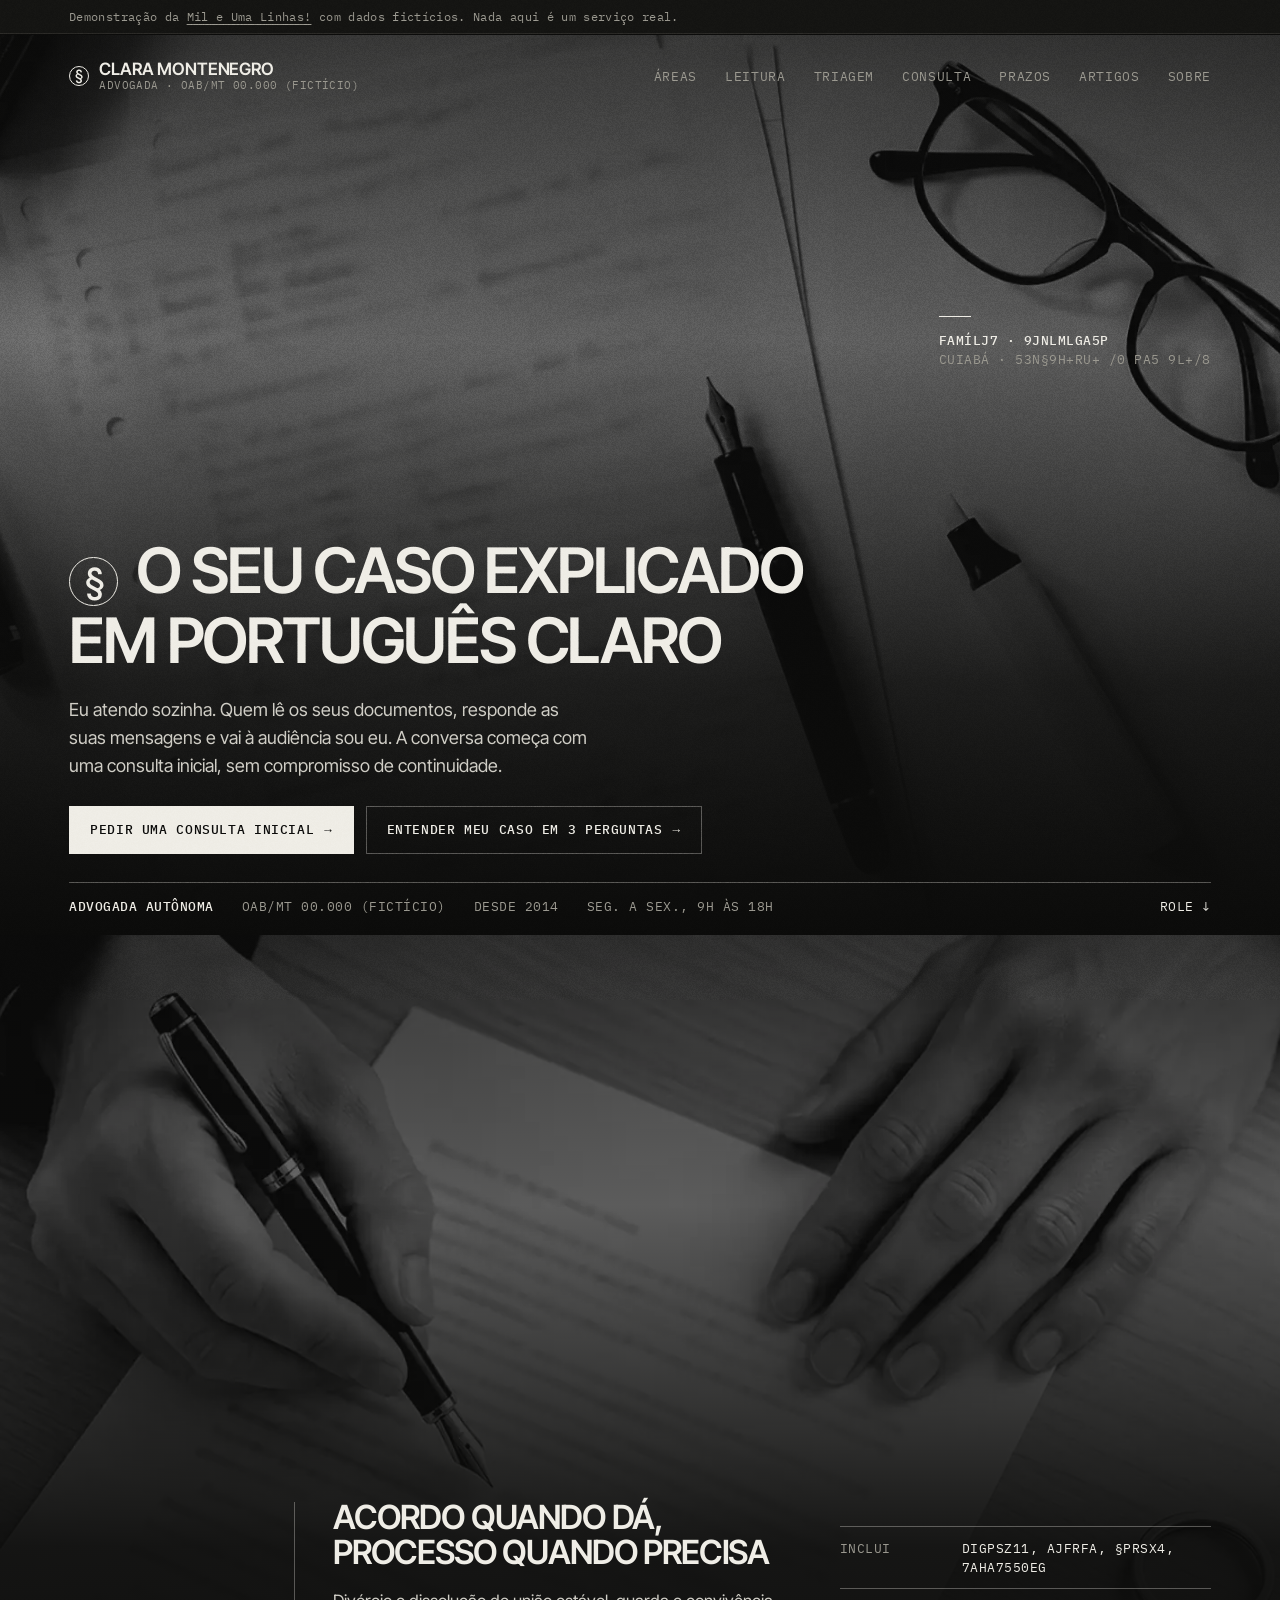
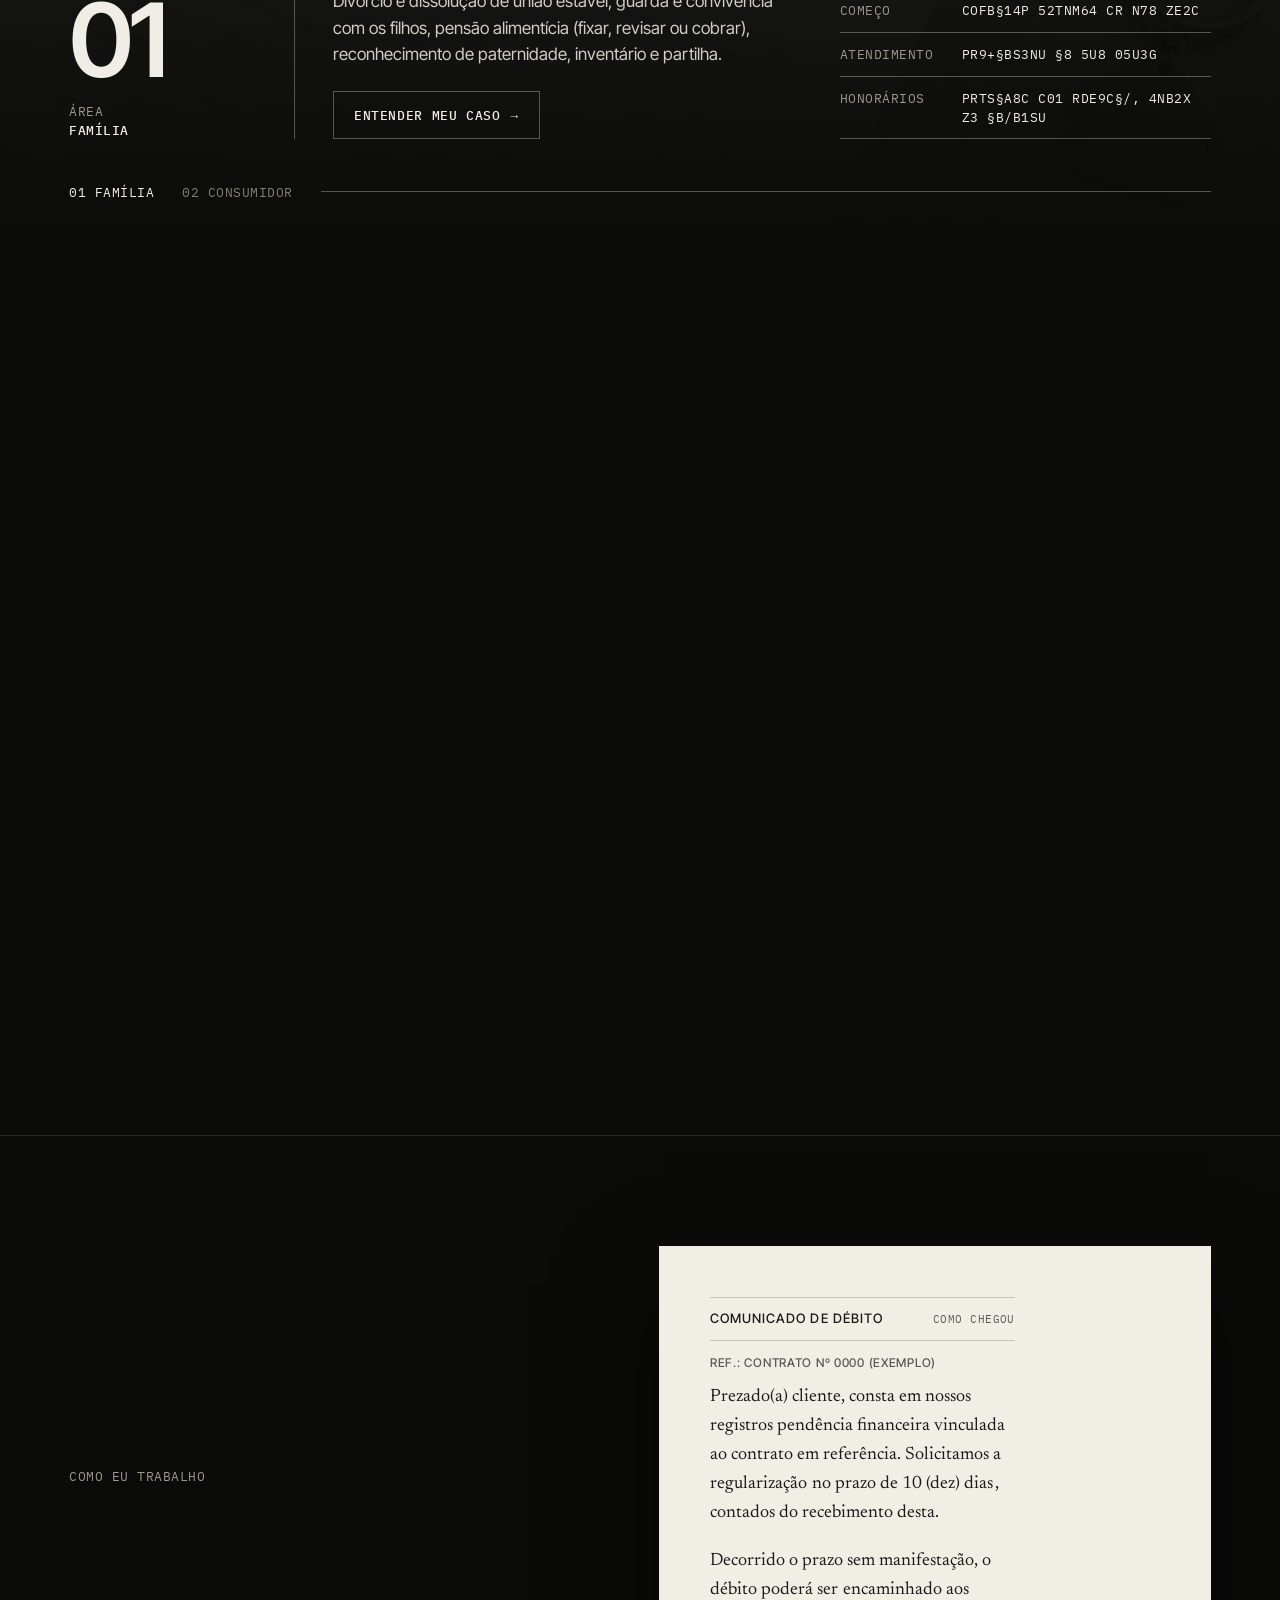
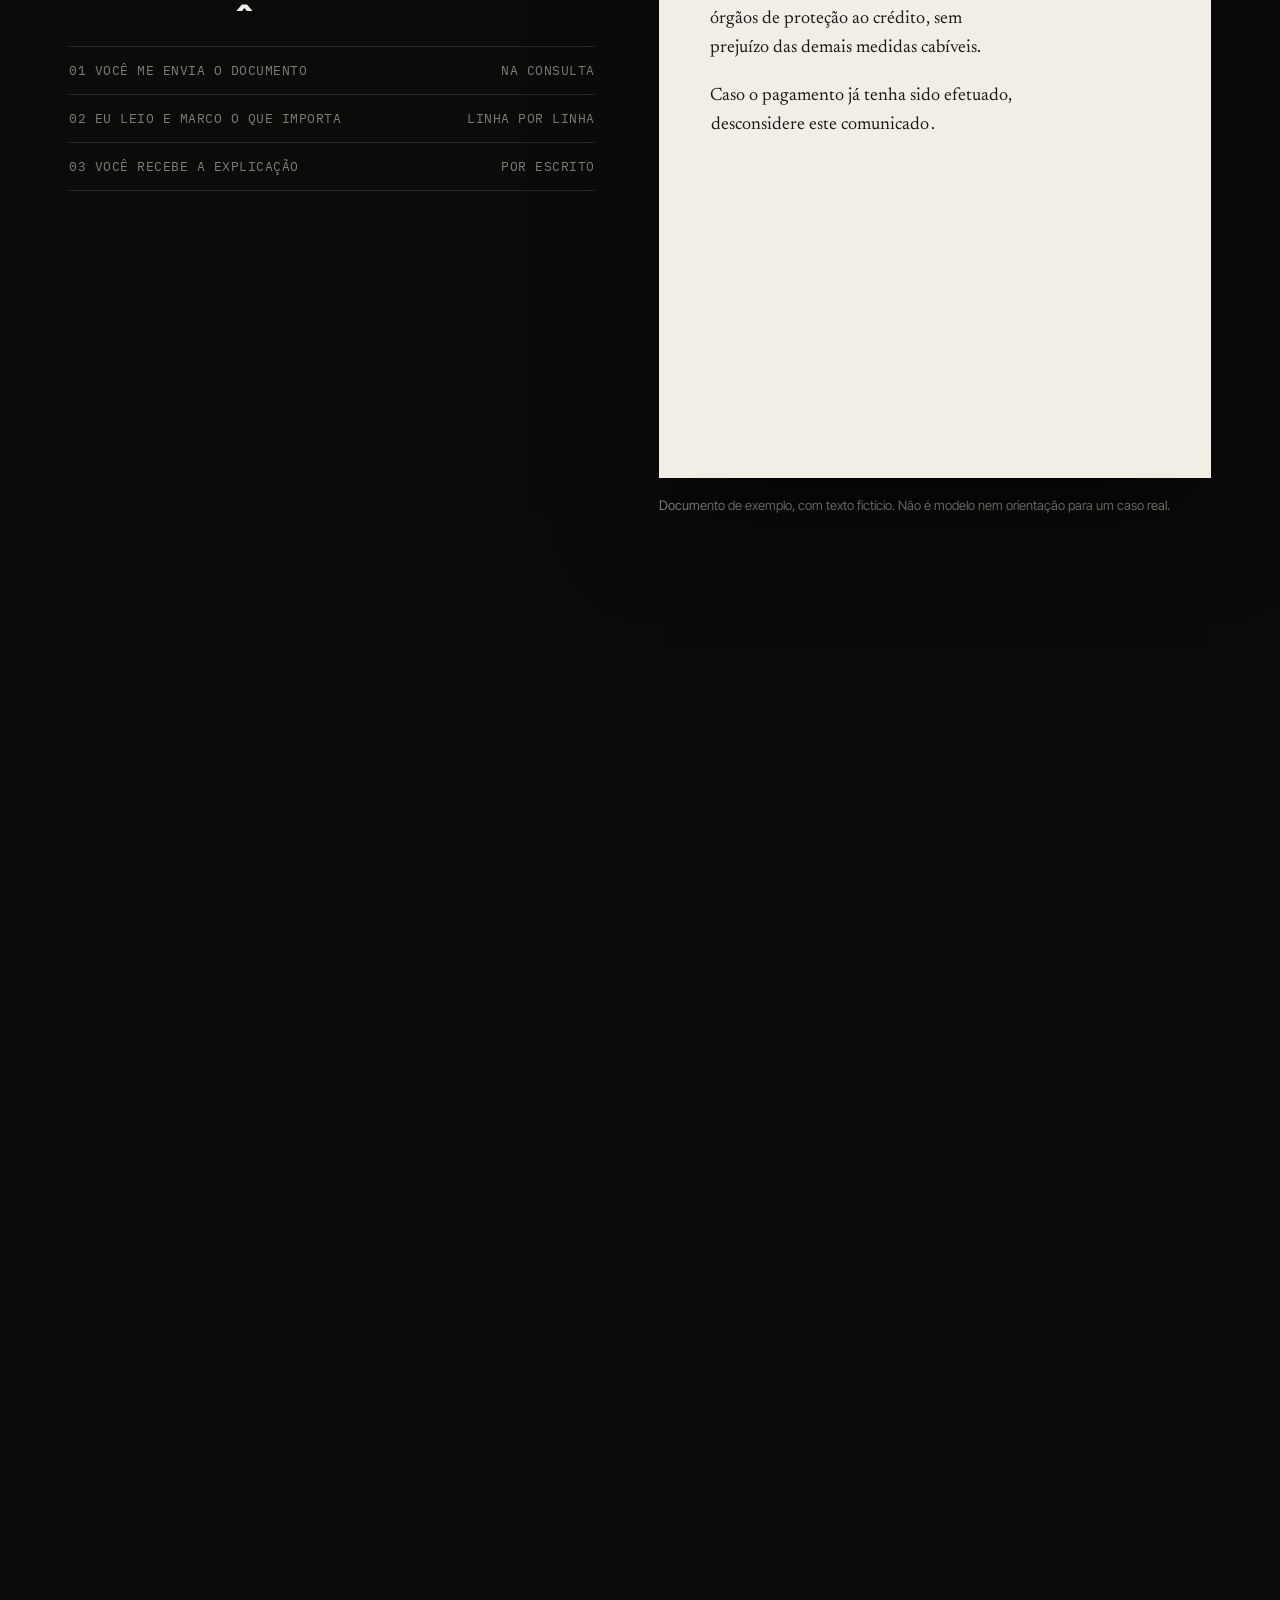
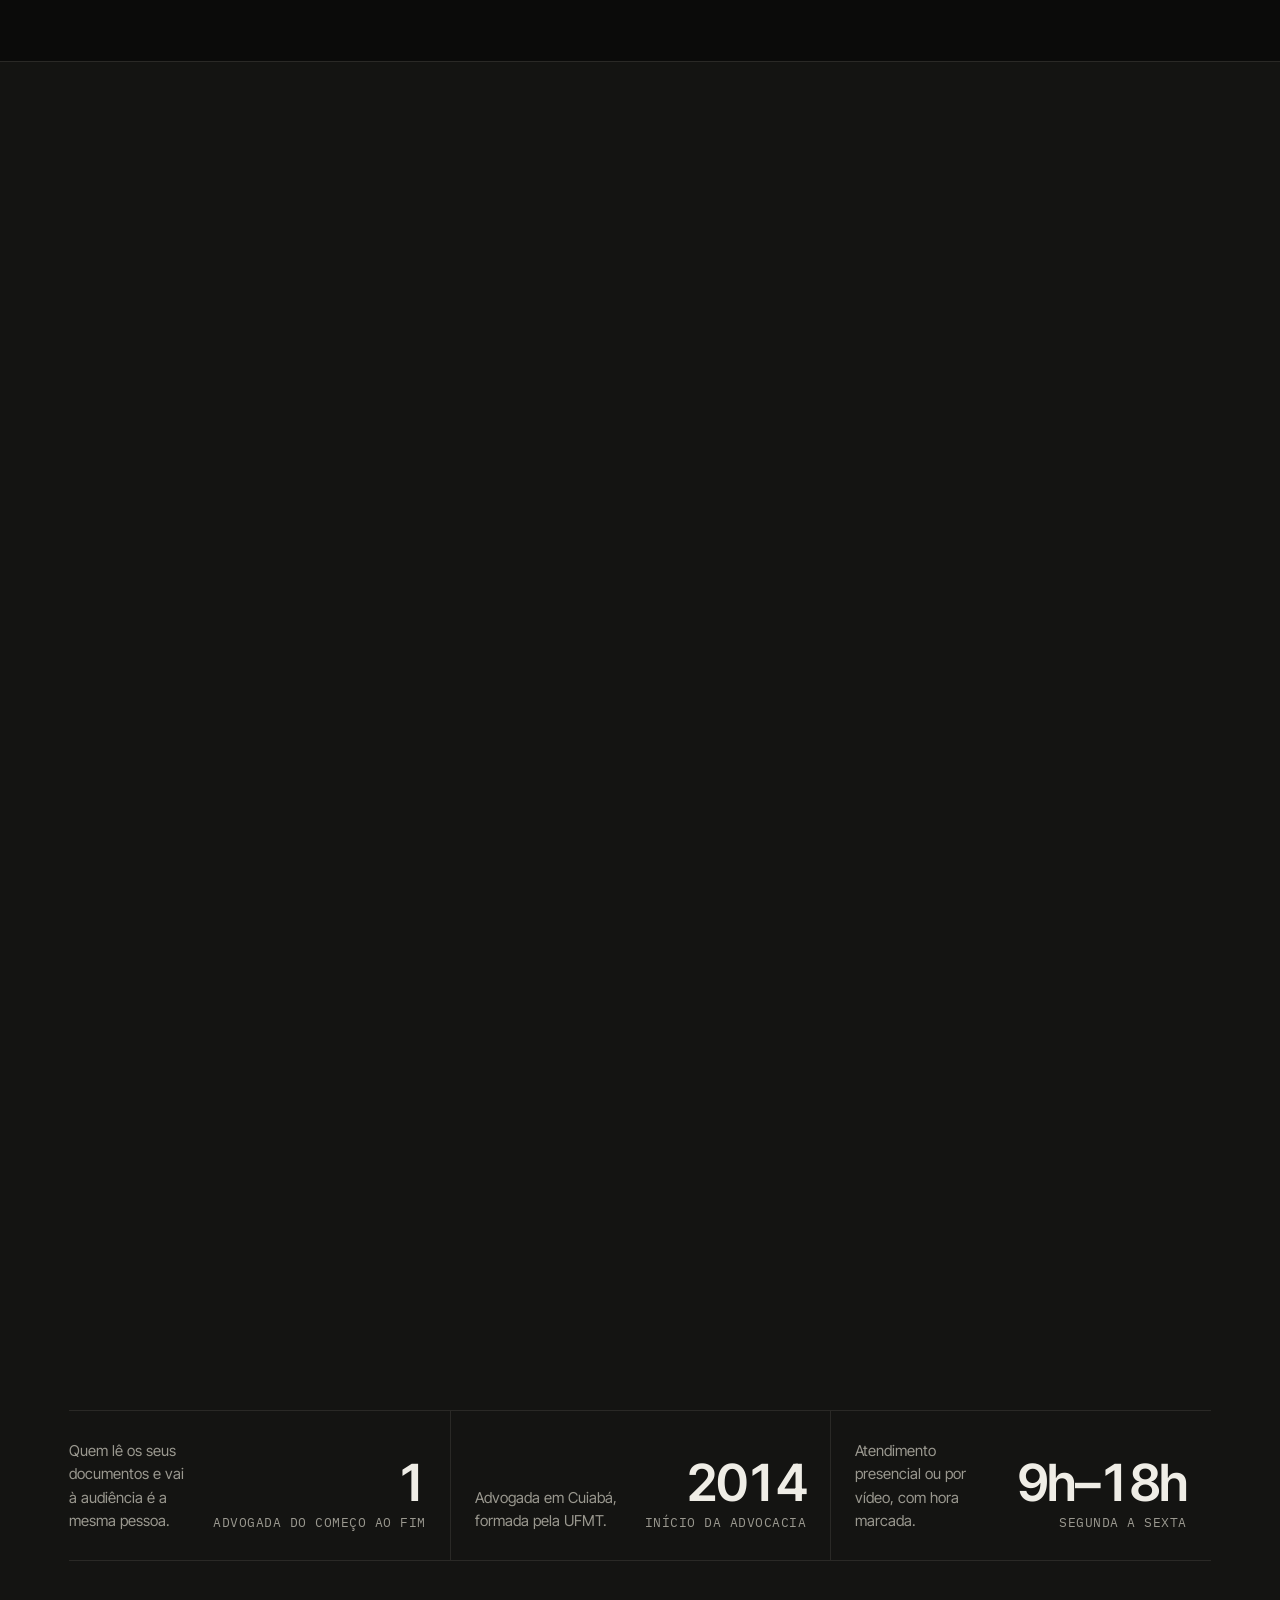
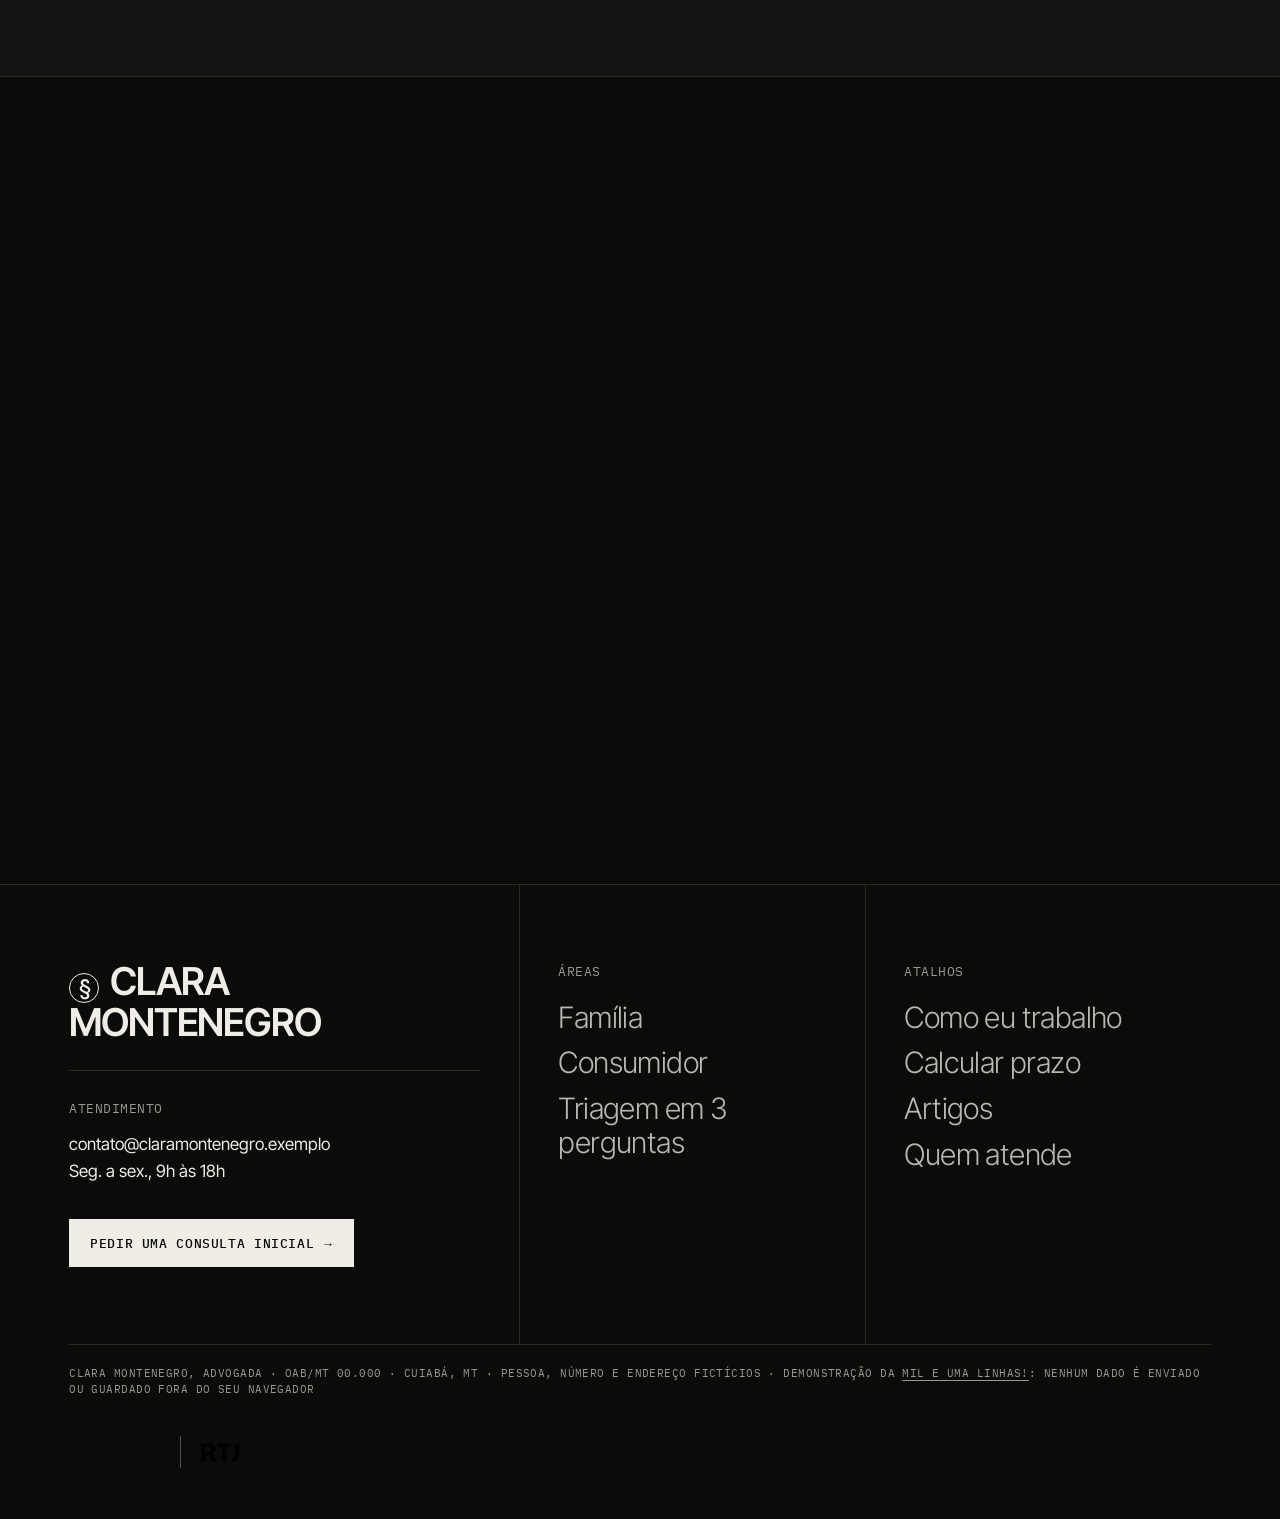
<file: index.html>
<!DOCTYPE html>
<html lang="pt-BR">
<head>
  <meta charset="utf-8">
  <meta name="viewport" content="width=device-width, initial-scale=1">
  <meta http-equiv="Content-Security-Policy" content="default-src 'self'; script-src 'self'; style-src 'self'; img-src 'self' data:; font-src 'self'; connect-src 'none'; object-src 'none'; base-uri 'self'; form-action 'self'">
  <title>Clara Montenegro, Advogada | Família e Consumidor em Cuiabá</title>
  <meta name="description" content="Advogada autônoma em Cuiabá: família e consumidor. Triagem em 3 perguntas, prazos em dias úteis e consulta inicial. Demonstração com dados fictícios.">
  <meta property="og:title" content="Clara Montenegro, Advogada | Família e Consumidor em Cuiabá">
  <meta property="og:description" content="Advogada autônoma em Cuiabá: família e consumidor. Triagem em 3 perguntas, prazos em dias úteis e consulta inicial. Demonstração com dados fictícios.">
  <meta property="og:image" content="https://toshiro01001.github.io/advogado/img/og.jpg">
  <meta property="og:image:width" content="1200">
  <meta property="og:image:height" content="630">
  <meta property="og:url" content="https://toshiro01001.github.io/advogado/">
  <meta property="og:type" content="website">
  <meta property="og:locale" content="pt_BR">
  <meta name="twitter:card" content="summary_large_image">
  <meta name="theme-color" content="#0b0b0a">
  <link rel="canonical" href="https://toshiro01001.github.io/advogado/">
  <link rel="icon" href="favicon.svg" type="image/svg+xml">
  <link rel="preload" href="fonts/inter-tight-latin-wght-normal.woff2" as="font" type="font/woff2" crossorigin>
  <link rel="stylesheet" href="css/estilo.css?v=20261117c">
</head>
<body>
  <a class="pular" href="#conteudo">Pular para o conteúdo</a>

  <p class="faixa-demo">
    Demonstração da <a href="https://mileumalinhas.com.br" rel="noopener">Mil e Uma Linhas!</a> com dados fictícios. Nada aqui é um serviço real.
  </p>

  <header class="topo">
    <div class="topo-linha">
      <a class="marca" href="#inicio">
        <span class="selo" aria-hidden="true"><i>§</i></span>
        <span class="marca-nome">Clara Montenegro</span>
        <span class="marca-sub">Advogada · OAB/MT 00.000 (fictício)</span>
      </a>
      <button class="menu-botao" type="button" aria-expanded="false" aria-controls="menu" aria-label="Menu">
        <span class="menu-botao-traco" aria-hidden="true"></span>
      </button>
      <nav id="menu" class="menu" aria-label="Seções do site">
        <a href="#areas">Áreas</a>
        <a href="#leitura">Leitura</a>
        <a href="#triagem">Triagem</a>
        <a href="#consulta">Consulta</a>
        <a href="#prazos">Prazos</a>
        <a href="#artigos">Artigos</a>
        <a href="#sobre">Sobre</a>
      </nav>
    </div>
  </header>

  <main id="conteudo">

    <!-- Abertura -->
    <section id="inicio" class="hero">
      <img class="hero-foto" src="img/pb-hero.webp" width="1920" height="1080" alt="Mesa vista de cima, em preto e branco, com folhas pautadas cheias de anotações, um trecho grifado e uma caneta-tinteiro sobre elas." fetchpriority="high" decoding="async">
      <div class="hero-veu" aria-hidden="true"></div>
      <div class="hero-lado" aria-hidden="true">
        <span class="fiozinho"></span>
        <p class="mono claro" data-embaralha>Família · Consumidor</p>
        <p class="mono" data-embaralha>Cuiabá · presencial ou por vídeo</p>
      </div>
      <div class="hero-texto">
        <h1 class="titulo"><span class="linha"><span><span class="selo" aria-hidden="true"><i>§</i></span> O seu caso explicado</span></span> <span class="linha"><span>em português claro</span></span></h1>
        <p class="hero-apoio">Eu atendo sozinha. Quem lê os seus documentos, responde as suas mensagens e vai à audiência sou eu. A conversa começa com uma consulta inicial, sem compromisso de continuidade.</p>
        <div class="hero-acoes">
          <a class="botao botao-claro" href="#consulta">Pedir uma consulta inicial</a>
          <a class="botao" href="#triagem">Entender meu caso em 3 perguntas</a>
        </div>
      </div>
      <div class="hero-pe">
        <span class="fio" aria-hidden="true"></span>
        <p class="mono"><b data-embaralha>Advogada autônoma</b><span data-embaralha>OAB/MT 00.000 (fictício)</span><span data-embaralha>Desde 2014</span><span data-embaralha>Seg. a sex., 9h às 18h</span><span class="role" aria-hidden="true">Role <i>↓</i></span></p>
      </div>
    </section>

    <!-- Áreas: os dossiês -->
    <section id="areas" class="dossies" aria-labelledby="t-areas">
      <h2 id="t-areas" class="so-leitor">Em que eu posso ajudar</h2>
      <div class="dossies-palco">
        <article class="dossie" data-area="0">
          <img class="dossie-foto" src="img/pb-familia.webp" width="1600" height="1000" alt="" loading="lazy" decoding="async">
          <div class="dossie-grade">
            <div class="dossie-num"><span class="numero" aria-hidden="true">01</span><p class="mono">Área<br><b>Família</b></p></div>
            <div class="dossie-meio">
              <h3 class="titulo"><span class="linha"><span>Acordo quando dá,</span></span> <span class="linha"><span>processo quando precisa</span></span></h3>
              <p>Divórcio e dissolução de união estável, guarda e convivência com os filhos, pensão alimentícia (fixar, revisar ou cobrar), reconhecimento de paternidade, inventário e partilha.</p>
              <a class="botao" href="#triagem">Entender meu caso</a>
            </div>
            <dl class="tabela mono">
              <div><dt>Inclui</dt><dd data-embaralha>Divórcio, guarda, pensão, inventário</dd></div>
              <div><dt>Começo</dt><dd data-embaralha>Consulta inicial de uma hora</dd></div>
              <div><dt>Atendimento</dt><dd data-embaralha>Presencial ou por vídeo</dd></div>
              <div><dt>Honorários</dt><dd data-embaralha>Proposta por escrito, antes de começar</dd></div>
            </dl>
          </div>
        </article>
        <article class="dossie" data-area="1">
          <img class="dossie-foto" src="img/pb-consumidor.webp" width="1600" height="1000" alt="" loading="lazy" decoding="async">
          <div class="dossie-grade">
            <div class="dossie-num"><span class="numero" aria-hidden="true">02</span><p class="mono">Área<br><b>Consumidor</b></p></div>
            <div class="dossie-meio">
              <h3 class="titulo"><span class="linha"><span>Primeiro a notificação,</span></span> <span class="linha"><span>depois o juizado</span></span></h3>
              <p>Cobrança indevida, nome negativado sem aviso, produto ou serviço com defeito, cancelamento de contrato com cláusula abusiva, problema com banco ou financeira.</p>
              <a class="botao" href="#triagem">Entender meu caso</a>
            </div>
            <dl class="tabela mono">
              <div><dt>Inclui</dt><dd data-embaralha>Cobrança, negativação, defeito, contrato</dd></div>
              <div><dt>Começo</dt><dd data-embaralha>Consulta inicial de uma hora</dd></div>
              <div><dt>Atendimento</dt><dd data-embaralha>Presencial ou por vídeo</dd></div>
              <div><dt>Honorários</dt><dd data-embaralha>Proposta por escrito, antes de começar</dd></div>
            </dl>
          </div>
        </article>
        <div class="dossies-trilho mono" aria-hidden="true"><button type="button" data-ir="0">01 Família</button><button type="button" data-ir="1">02 Consumidor</button><span class="dossies-barra"><i></i></span></div>
      </div>
    </section>

    <!-- A leitura: o documento do cliente, grifado e anotado -->
    <section id="leitura" class="leitura" aria-labelledby="t-leitura">
      <div class="leitura-palco">
        <div class="leitura-texto">
          <p class="mono">Como eu trabalho</p>
          <h2 id="t-leitura" class="titulo"><span class="linha"><span>O documento passa</span></span> <span class="linha"><span>por três leituras</span></span></h2>
          <ol class="leitura-passos mono">
            <li data-passo="1"><span>01 Você me envia o documento</span><span>Na consulta</span></li>
            <li data-passo="2"><span>02 Eu leio e marco o que importa</span><span>Linha por linha</span></li>
            <li data-passo="3"><span>03 Você recebe a explicação</span><span>Por escrito</span></li>
          </ol>
          <div class="leitura-frases" aria-live="off">
            <p data-passo="1">Carta do banco, contrato, intimação: você me mostra o papel que chegou e me conta o que aconteceu.</p>
            <p data-passo="2">Eu grifo os trechos que mudam alguma coisa para você e anoto na margem o que cada um quer dizer.</p>
            <p data-passo="3">Você sai sabendo o que o documento diz, o que ele pede e quais são os caminhos. Só então decide.</p>
          </div>
        </div>
        <div class="folha-area">
          <div class="folha" aria-label="Exemplo de documento anotado (texto fictício)">
            <p class="folha-cab"><span>Comunicado de débito</span><span class="mono" data-versao>Como chegou</span></p>
            <p class="folha-clau">Ref.: contrato nº 0000 (exemplo)</p>
            <div class="folha-par"><p>Prezado(a) cliente, consta em nossos registros pendência financeira vinculada ao contrato em referência. Solicitamos a regularização <mark data-passo="2">no prazo de 10 (dez) dias</mark>, contados do recebimento desta.</p><span class="nota-margem" data-passo="1">Que débito é esse? De quando?</span><span class="nota-margem n2" data-passo="2">Prazo da carta: 10 dias</span></div>
            <div class="folha-par"><p>Decorrido o prazo sem manifestação, o débito poderá ser <mark data-passo="2">encaminhado aos órgãos de proteção ao crédito</mark>, sem prejuízo das demais medidas cabíveis.</p><span class="nota-margem" data-passo="2">Negativar exige aviso por escrito</span></div>
            <p>Caso o pagamento já tenha sido efetuado, <mark data-passo="3">desconsidere este comunicado</mark>.</p>
            <div class="folha-resumo" data-passo="3">
              <p class="mono">Em português claro</p>
              <p class="escrita">A empresa diz que existe uma dívida e dá dez dias. Antes de pagar, peça o detalhamento por escrito. Se já pagou, guarde o comprovante.</p>
              <svg class="rubrica" viewBox="0 0 220 60" aria-hidden="true"><path d="M6 44c14-22 26-34 34-32 9 2-8 30-2 32 7 2 16-22 24-22 6 0-2 20 4 20 8 0 12-18 20-18 5 0 0 16 6 16 9 0 18-26 28-26 6 0-6 28 2 28 12 0 28-14 48-14 16 0 30 6 44 4"/></svg>
              <p class="mono">Clara Montenegro · advogada</p>
            </div>
          </div>
          <p class="nota folha-aviso">Documento de exemplo, com texto fictício. Não é modelo nem orientação para um caso real.</p>
        </div>
      </div>
    </section>

    <!-- Triagem -->
    <section id="triagem" class="secao secao-escura">
      <div class="miolo">
        <h2>Triagem <span class="h2-tom">em 3 perguntas</span></h2>
        <p class="secao-intro">Responda as três perguntas e eu indico a área do seu caso e qual é o próximo passo razoável. Nada é enviado: a resposta aparece aqui mesmo, na hora.</p>

        <form id="form-triagem" class="formulario" novalidate>
          <fieldset class="pergunta">
            <legend>1. Sobre o que é a sua situação?</legend>
            <label class="opcao"><input type="radio" name="tema" value="familia" required> <span>Relações em família: casamento, união, filhos, pensão, herança</span></label>
            <label class="opcao"><input type="radio" name="tema" value="consumidor"> <span>Uma compra, um serviço, uma cobrança, um banco ou um plano de saúde</span></label>
            <label class="opcao"><input type="radio" name="tema" value="outro"> <span>Outra coisa: trabalho, imóvel, acidente, crime, empresa</span></label>
          </fieldset>

          <fieldset class="pergunta">
            <legend>2. Em que momento você está?</legend>
            <label class="opcao"><input type="radio" name="momento" value="entender" required> <span>Quero entender meus direitos antes de fazer qualquer coisa</span></label>
            <label class="opcao"><input type="radio" name="momento" value="tentei"> <span>Já tentei resolver direto com a outra parte e não deu certo</span></label>
            <label class="opcao"><input type="radio" name="momento" value="processo"> <span>Já existe processo, intimação, prazo ou notificação</span></label>
          </fieldset>

          <fieldset class="pergunta">
            <legend>3. Existe urgência?</legend>
            <label class="opcao"><input type="radio" name="urgencia" value="nao" required> <span>Não, posso organizar com calma</span></label>
            <label class="opcao"><input type="radio" name="urgencia" value="prazo"> <span>Sim, há uma data ou prazo nos próximos 15 dias</span></label>
            <label class="opcao"><input type="radio" name="urgencia" value="risco"> <span>Sim, há risco imediato: violência, corte de serviço essencial, bloqueio de conta</span></label>
          </fieldset>

          <p id="triagem-erro" class="erro" role="alert" hidden></p>
          <div class="acoes">
            <button class="botao" type="submit">Ver a indicação</button>
            <button class="botao botao-leve" type="reset">Limpar</button>
          </div>
        </form>

        <div id="triagem-resultado" class="resultado" hidden aria-live="polite">
          <p class="resultado-rotulo olho">Indicação</p>
          <h3 id="triagem-titulo"></h3>
          <p id="triagem-texto"></p>
          <p id="triagem-urgencia" class="aviso-urgencia" hidden></p>
          <p class="resultado-passo"><strong>Próximo passo:</strong> <span id="triagem-passo"></span></p>
          <div class="acoes">
            <a id="triagem-agendar" class="botao" href="#consulta">Pedir a consulta inicial</a>
          </div>
          <p class="nota">Esta indicação é uma orientação geral a partir de três respostas. Ela não substitui a análise do seu caso concreto, que acontece na consulta.</p>
        </div>
      </div>
    </section>

    <!-- Consulta inicial -->
    <section id="consulta" class="secao">
      <div class="miolo">
        <h2>Pedir uma <span class="h2-tom">consulta inicial</span></h2>
        <p class="secao-intro">Escolha um dia e um horário, deixe o seu contato e um resumo. Isto é uma simulação: o pedido fica guardado só no seu navegador e ninguém recebe nada.</p>

        <form id="form-agenda" class="formulario agenda" novalidate>
          <div class="agenda-grade">
            <div class="agenda-calendario">
              <div class="calendario-cabeca">
                <button type="button" class="seta" id="cal-anterior" aria-label="Semanas anteriores">‹</button>
                <p id="cal-titulo" class="calendario-titulo" aria-live="polite"></p>
                <button type="button" class="seta" id="cal-proximo" aria-label="Próximas semanas">›</button>
              </div>
              <div class="calendario-semana" aria-hidden="true">
                <span>seg</span><span>ter</span><span>qua</span><span>qui</span><span>sex</span>
              </div>
              <div id="cal-dias" class="calendario-dias" role="group" aria-label="Dias disponíveis"></div>
              <p class="nota">Atendo de segunda a sexta. Dias em cinza já estão tomados ou são feriado.</p>
            </div>

            <div class="agenda-horarios">
              <figure class="agenda-foto">
                <img src="img/pb-sala.webp" width="1200" height="897" alt="Sala de atendimento pequena com mesa de madeira clara, duas cadeiras, caderno preto, caneta azul e uma janela com cortina de linho." loading="lazy" decoding="async">
              </figure>
              <p class="rotulo" id="horarios-rotulo">Horários para <span id="dia-escolhido">nenhum dia escolhido</span></p>
              <div id="horarios" class="horarios" role="group" aria-labelledby="horarios-rotulo">
                <p class="nota">Escolha um dia no calendário para ver os horários.</p>
              </div>
            </div>
          </div>

          <div class="campos">
            <fieldset class="pergunta pergunta-linha">
              <legend>Como prefere ser atendido?</legend>
              <label class="opcao opcao-linha"><input type="radio" name="modo" value="presencial" checked> <span>Presencial, no escritório</span></label>
              <label class="opcao opcao-linha"><input type="radio" name="modo" value="video"> <span>Por videochamada</span></label>
            </fieldset>

            <div class="campo">
              <label for="nome">Seu nome</label>
              <input id="nome" name="nome" type="text" autocomplete="name" required minlength="3">
            </div>
            <div class="campo">
              <label for="telefone">Telefone com DDD</label>
              <input id="telefone" name="telefone" type="tel" inputmode="numeric" autocomplete="tel" placeholder="(65) 90000-0000" required>
            </div>
            <div class="campo">
              <label for="area">Área</label>
              <select id="area" name="area" required>
                <option value="">Escolha</option>
                <option value="familia">Família</option>
                <option value="consumidor">Consumidor</option>
                <option value="outro">Não sei ou outra</option>
              </select>
            </div>
            <div class="campo campo-largo">
              <label for="resumo">Resumo em poucas linhas <span class="opcional">(opcional)</span></label>
              <textarea id="resumo" name="resumo" rows="3" maxlength="600"></textarea>
            </div>
          </div>

          <p id="agenda-erro" class="erro" role="alert" hidden></p>
          <div class="acoes">
            <button class="botao" type="submit">Registrar o pedido</button>
          </div>
        </form>

        <div id="agenda-resultado" class="resultado resultado-ok" hidden aria-live="polite">
          <p class="resultado-rotulo olho">Pedido registrado</p>
          <h3>Recebi o seu pedido de consulta inicial.</h3>
          <dl class="resumo-pedido">
            <div><dt>Quando</dt><dd id="res-quando"></dd></div>
            <div><dt>Como</dt><dd id="res-modo"></dd></div>
            <div><dt>Nome</dt><dd id="res-nome"></dd></div>
            <div><dt>Telefone</dt><dd id="res-telefone"></dd></div>
            <div><dt>Área</dt><dd id="res-area"></dd></div>
            <div class="resumo-largo"><dt>Resumo</dt><dd id="res-resumo"></dd></div>
          </dl>
          <p class="nota">Em um site real, você receberia a confirmação por mensagem. Aqui, o pedido ficou salvo apenas neste navegador, para você ver como funciona. Nada foi enviado.</p>
          <div class="acoes">
            <button class="botao botao-leve" type="button" id="agenda-novo">Fazer outro pedido</button>
            <button class="botao botao-leve" type="button" id="agenda-apagar">Apagar o que ficou salvo</button>
          </div>
        </div>
      </div>
    </section>

    <!-- Prazos -->
    <section id="prazos" class="secao secao-escura">
      <div class="miolo">
        <h2>Calcular um prazo <span class="h2-tom">em dias úteis</span></h2>
        <p class="secao-intro">Recebeu uma intimação e quer saber até quando pode responder? Informe a data e a quantidade de dias. A conta segue a regra do processo civil: só contam dias úteis, o dia do início fica de fora e o prazo pula para o próximo dia útil se cair em feriado ou fim de semana.</p>

        <form id="form-prazo" class="formulario prazo" novalidate>
          <div class="prazo-grade">
          <div class="prazo-coluna">
          <div class="campos campos-prazo">
            <div class="campo">
              <label for="prazo-inicio">Data da publicação ou intimação</label>
              <input id="prazo-inicio" name="inicio" type="date" required>
            </div>
            <div class="campo">
              <label for="prazo-dias">Quantidade de dias</label>
              <input id="prazo-dias" name="dias" type="number" min="1" max="365" value="15" required>
            </div>
            <fieldset class="pergunta pergunta-linha campo-largo">
              <legend>Como contar</legend>
              <label class="opcao opcao-linha"><input type="radio" name="tipo" value="uteis" checked> <span>Dias úteis (prazo processual, CPC art. 219)</span></label>
              <label class="opcao opcao-linha"><input type="radio" name="tipo" value="corridos"> <span>Dias corridos (prazo de contrato ou de direito material)</span></label>
            </fieldset>
            <label class="opcao opcao-linha campo-largo"><input type="checkbox" name="recesso" checked> <span>Suspender a contagem no recesso forense (20 de dezembro a 20 de janeiro, CPC art. 220)</span></label>
          </div>
          <p id="prazo-erro" class="erro" role="alert" hidden></p>
          <div class="acoes">
            <button class="botao" type="submit">Calcular</button>
          </div>
          </div>
          <figure class="prazo-foto">
            <img src="img/pb-prazos.webp" width="1456" height="970" alt="Agenda de papel aberta com dias em branco, um carimbo datador de metal e uma caneta azul sobre mesa cor de papel." loading="lazy" decoding="async">
          </figure>
          </div>
        </form>

        <div id="prazo-resultado" class="resultado" hidden aria-live="polite">
          <p class="resultado-rotulo olho">Resultado</p>
          <h3>O prazo termina em <span id="prazo-fim" class="grifo"></span>.</h3>
          <p id="prazo-explica"></p>
          <ul id="prazo-pulos" class="lista-pulos"></ul>
          <p class="nota">Simulação com feriados nacionais e recesso forense. Feriados estaduais e municipais, suspensões de expediente e regras de prazo em dobro não entram na conta. A contagem oficial do seu processo precisa ser conferida.</p>
        </div>
      </div>
    </section>

    <!-- Artigos -->
    <section id="artigos" class="secao">
      <div class="miolo">
        <h2>Artigos <span class="h2-tom">curtos</span></h2>
        <p class="secao-intro">Textos de poucos parágrafos sobre as dúvidas que mais chegam até mim. Digite uma palavra para filtrar, ou abra um artigo para ler.</p>

        <div class="artigos-cabeca">
          <div class="busca">
            <label for="busca-artigos">Procurar nos artigos</label>
            <input id="busca-artigos" type="search" placeholder="pensão, negativado, defeito, divórcio…" autocomplete="off">
            <p id="busca-status" class="nota" aria-live="polite">8 artigos.</p>
          </div>
          <figure class="artigos-foto">
            <img src="img/pb-artigos.webp" width="1456" height="816" alt="Pilha de livros de capa dura em tons neutros, óculos de armação escura e um marca-texto amarelo sobre uma mesa de madeira clara." loading="lazy" decoding="async">
          </figure>
        </div>

        <div id="lista-artigos" class="artigos">
          <details class="artigo" data-tags="pensão alimentícia alimentos filhos cálculo família">
            <summary><span class="artigo-area">Família</span><span class="artigo-titulo">Como se calcula a pensão alimentícia?</span></summary>
            <div class="artigo-corpo">
              <p>Não existe um percentual fixo em lei. O valor segue o binômio necessidade e possibilidade: o que a criança precisa e o que quem paga consegue arcar sem comprometer a própria subsistência. Os 30% do salário que muita gente cita são um costume dos tribunais, não uma regra.</p>
              <p>Quem paga e quem recebe podem combinar o valor em acordo, que o juiz homologa. Se a situação mudar de verdade (desemprego, novo filho, doença), cabe pedir revisão. O que não cabe é simplesmente parar de pagar: a pensão não paga pode levar a desconto em folha, negativação e até prisão civil.</p>
            </div>
          </details>

          <details class="artigo" data-tags="negativação nome sujo serasa spc aviso cobrança consumidor dano moral">
            <summary><span class="artigo-area">Consumidor</span><span class="artigo-titulo">Meu nome foi negativado sem aviso. E agora?</span></summary>
            <div class="artigo-corpo">
              <p>Antes de incluir o seu nome em um cadastro de inadimplentes, o órgão de proteção ao crédito precisa avisar você por escrito. Sem o aviso, a inclusão é irregular, mesmo que a dívida exista. Se a dívida não existe ou já foi paga, a situação é mais grave ainda.</p>
              <p>O primeiro passo é pedir a certidão do apontamento e guardar prints com data. Depois, uma notificação à empresa costuma resolver em dias. Se não resolver, cabe pedir na Justiça a retirada do nome e, conforme o caso, uma indenização.</p>
            </div>
          </details>

          <details class="artigo" data-tags="divórcio cartório consensual extrajudicial separação família">
            <summary><span class="artigo-area">Família</span><span class="artigo-titulo">Divórcio em cartório: quando é possível?</span></summary>
            <div class="artigo-corpo">
              <p>Quando o casal está de acordo em tudo (fim do casamento, partilha dos bens e eventual pensão entre os cônjuges) e não tem filhos menores ou incapazes, o divórcio pode ser feito em cartório, por escritura pública, em poucos dias. A presença de advogado é obrigatória, mas pode ser um só para os dois.</p>
              <p>Com filhos menores, a regra geral é ir ao Judiciário, mesmo que haja acordo, porque o Ministério Público precisa fiscalizar o que foi combinado sobre guarda, convivência e pensão. Em alguns estados já há exceções quando essas questões foram resolvidas antes em juízo.</p>
            </div>
          </details>

          <details class="artigo" data-tags="produto defeito troca garantia 30 dias 90 dias vício consumidor loja">
            <summary><span class="artigo-area">Consumidor</span><span class="artigo-titulo">Produto com defeito: a loja tem 30 dias para resolver</span></summary>
            <div class="artigo-corpo">
              <p>Comprou algo e deu defeito? O fornecedor tem até 30 dias para consertar. Se não consertar nesse prazo, você escolhe entre três saídas: a troca por outro produto igual, o dinheiro de volta corrigido ou o abatimento no preço. A escolha é sua, não da loja.</p>
              <p>O prazo para reclamar é de 30 dias para produtos não duráveis (alimentos, cosméticos) e 90 dias para duráveis (eletrônicos, móveis), contados da compra ou, em defeito oculto, de quando ele apareceu. Guarde a nota e o protocolo de cada contato.</p>
            </div>
          </details>

          <details class="artigo" data-tags="guarda compartilhada unilateral filhos convivência visitas família">
            <summary><span class="artigo-area">Família</span><span class="artigo-titulo">Guarda compartilhada não é dividir a semana ao meio</span></summary>
            <div class="artigo-corpo">
              <p>Guarda compartilhada é a regra no Brasil desde 2014 e significa que as decisões importantes sobre a criança (escola, saúde, religião, viagens) são tomadas pelos dois pais. A criança continua tendo uma casa de referência; o tempo com cada um é definido pela convivência, que pode ou não ser igual.</p>
              <p>A guarda só deixa de ser compartilhada quando um dos pais abre mão dela ou quando há motivo sério (violência, abandono). Briga entre os pais, por si só, não é motivo: o juiz pode impor a guarda compartilhada mesmo sem acordo.</p>
            </div>
          </details>

          <details class="artigo" data-tags="cobrança indevida devolução em dobro repetição indébito conta banco consumidor">
            <summary><span class="artigo-area">Consumidor</span><span class="artigo-titulo">Cobrança indevida pode ser devolvida em dobro</span></summary>
            <div class="artigo-corpo">
              <p>Pagou algo que não devia, como uma tarifa não contratada, um seguro embutido ou uma parcela repetida? O Código de Defesa do Consumidor prevê a devolução em dobro do que foi pago indevidamente, com correção e juros, salvo engano justificável da empresa.</p>
              <p>Desde 2021 a Justiça entende que a devolução em dobro não exige má-fé comprovada: basta que a cobrança seja contrária à boa-fé objetiva. Para isso funcionar, junte os comprovantes de pagamento e peça o extrato detalhado do contrato.</p>
            </div>
          </details>

          <details class="artigo" data-tags="plano de saúde negativa procedimento rol ans cobertura liminar consumidor">
            <summary><span class="artigo-area">Consumidor</span><span class="artigo-titulo">O plano de saúde negou um procedimento</span></summary>
            <div class="artigo-corpo">
              <p>Peça a negativa por escrito: o plano é obrigado a entregá-la em até 48 horas, com o motivo. Muitas negativas caem só com esse pedido. Guarde também o pedido médico, que precisa justificar o tratamento.</p>
              <p>Se a negativa se mantiver e houver urgência, é possível pedir ao juiz uma decisão rápida (liminar) para o plano autorizar o procedimento enquanto o processo corre. O rol da ANS é uma referência importante, mas a lei de 2022 admite cobertura fora dele quando há comprovação científica e indicação médica.</p>
            </div>
          </details>

          <details class="artigo" data-tags="inventário partilha herança cartório extrajudicial falecimento família">
            <summary><span class="artigo-area">Família</span><span class="artigo-titulo">Inventário: prazo de 60 dias e a opção do cartório</span></summary>
            <div class="artigo-corpo">
              <p>O inventário deve ser aberto em até 60 dias depois do falecimento. Passado o prazo, não se perde o direito, mas em muitos estados há multa sobre o imposto de transmissão. Enquanto o inventário não termina, os bens não podem ser vendidos regularmente.</p>
              <p>Se todos os herdeiros são maiores, capazes e estão de acordo, o inventário pode ser feito em cartório, com advogado, em algumas semanas. Havendo menor, incapaz ou briga, o caminho é o judicial, que é mais lento, mas segue a mesma lógica de levantar bens, dívidas e herdeiros antes de partilhar.</p>
            </div>
          </details>
        </div>
        <p id="busca-vazio" class="nota" hidden>Nenhum artigo com essa palavra. Tente outro termo ou me pergunte diretamente na consulta.</p>
      </div>
    </section>

    <!-- Sobre -->
    <section id="sobre" class="secao secao-escura">
      <div class="miolo sobre-grade">
        <div class="vidro">
          <figure class="sobre-foto">
            <img src="img/pb-perfil.webp" width="897" height="1200" alt="Advogada adulta vista de perfil e parcialmente de costas, lendo um processo junto à janela, com caneta azul na mão e o rosto fora de foco." loading="lazy" decoding="async">
          </figure>
          <h2>Quem atende</h2>
          <p class="sobre-lead">Meu nome é Clara Montenegro. Sou advogada em Cuiabá desde 2014, formada pela UFMT, com especialização em direito das famílias. Antes de abrir o meu escritório, trabalhei quatro anos no atendimento de um Procon e três em um escritório de direito de família. Foi ali que decidi que queria atender poucas pessoas de cada vez, e atender bem.</p>
          <p>Não tenho equipe de estagiários respondendo por mim. Isso significa que eu não pego todos os casos que aparecem, e também significa que, quando pego, eu sei o nome dos seus filhos e a data da sua audiência de cabeça.</p>
        </div>
        <div class="vidro">
          <h3 class="subtitulo">Como funciona o atendimento</h3>
          <ol class="passos">
            <li><strong>Consulta inicial.</strong> Uma hora de conversa, presencial ou por vídeo, em que eu ouço a sua história, leio o que você trouxer e digo com franqueza o que vejo: o que é possível, o que é arriscado e o que não vale a pena.</li>
            <li><strong>Proposta por escrito.</strong> Se houver o que fazer, você recebe uma proposta de honorários por escrito, antes de qualquer decisão, para pensar com calma.</li>
            <li><strong>Acompanhamento.</strong> A cada movimento do caso você recebe uma mensagem minha explicando o que aconteceu e o que vem depois. Sem juridiquês.</li>
          </ol>
          <figure class="endereco-foto">
            <img src="img/pb-porta.webp" width="1456" height="1088" alt="Porta de escritório em madeira clara com placa de latão em branco, uma planta em vaso e piso de cimento queimado claro." loading="lazy" decoding="async">
          </figure>
          <address class="endereco">
            Rua das Figueiras, 120, sala 4, Bairro Goiabeiras, Cuiabá, MT (endereço fictício)<br>
            Segunda a sexta, das 9h às 18h<br>
            (65) 90000-0000 e contato@claramontenegro.exemplo (contatos fictícios)
          </address>
        </div>
      </div>
    <div class="fatos">
        <div><p>Quem lê os seus documentos e vai à audiência é a mesma pessoa.</p><p class="fato"><b>1</b><span class="mono">Advogada do começo ao fim</span></p></div>
        <div><p>Advogada em Cuiabá, formada pela UFMT.</p><p class="fato"><b>2014</b><span class="mono">Início da advocacia</span></p></div>
        <div><p>Atendimento presencial ou por vídeo, com hora marcada.</p><p class="fato"><b>9h–18h</b><span class="mono">Segunda a sexta</span></p></div>
      </div>
    </section>

    <!-- Como isto funciona -->
    <section id="como-funciona" class="secao">
      <div class="miolo texto-corrido">
        <h2>Como isto funciona</h2>
        <h3 class="subtitulo">Para quem só quer usar</h3>
        <p>Este site mostra como seria a página de uma advogada que atende sozinha. Você pode responder a triagem para saber a área do seu problema, escolher um dia e horário para uma consulta, calcular até quando vai um prazo e ler artigos curtos. Tudo funciona de verdade na tela, mas nada é enviado para ninguém: a advogada, o endereço e o telefone são inventados.</p>

        <h3 class="subtitulo">Por dentro, em linguagem comum</h3>
        <p>O site é um conjunto de arquivos de texto que o seu navegador baixa uma vez e executa sozinho. Quando você responde a triagem ou calcula um prazo, é o seu próprio celular ou computador que faz a conta, seguindo regras escritas em código. O pedido de consulta fica salvo em um espaço de memória do navegador chamado <em>localStorage</em>, que só você vê e pode apagar com o botão da seção de consulta. Não há banco de dados, servidor ou conta de e-mail por trás.</p>

        <details class="tecnico">
          <summary>Detalhes técnicos</summary>
          <ul>
            <li>HTML, CSS e JavaScript puros, sem framework, sem biblioteca e sem CDN. Fontes Newsreader e Public Sans servidas localmente (woff2, licença SIL OFL na pasta <code>fonts/</code>).</li>
            <li><code>Content-Security-Policy</code> por meta tag com <code>default-src 'self'</code>, <code>connect-src 'none'</code> e sem scripts ou estilos inline. O único link externo é o da Mil e Uma Linhas!.</li>
            <li>Triagem: tabela de decisão em <code>js/app.js</code> que cruza tema, momento e urgência e devolve área, texto e próximo passo.</li>
            <li>Agenda: calendário gerado por JavaScript a partir da data atual, só dias úteis, com feriados nacionais e ocupações fictícias determinísticas (derivadas do dia, para parecerem reais). O pedido vai para <code>localStorage</code> na chave <code>cm-consulta</code>.</li>
            <li>Prazos: contagem conforme CPC arts. 219, 220 e 224, com feriados nacionais fixos e móveis (Carnaval, Sexta-feira Santa e Corpus Christi calculados pela data da Páscoa, algoritmo de Meeus) e recesso forense opcional.</li>
            <li>Artigos: filtro no DOM por título, conteúdo e <code>data-tags</code>, sem rede.</li>
            <li>Acessibilidade: contraste AA, foco visível, formulários com <code>fieldset</code> e <code>legend</code>, regiões <code>aria-live</code> para os resultados, <code>prefers-reduced-motion</code> respeitado.</li>
            <li>Testes em <code>tests/site.cjs</code> com Playwright: 1280x900, iPhone 13 e 320px, sem erros de console nem rolagem horizontal.</li>
          </ul>
        </details>
      </div>
    </section>
  </main>

  <footer class="rodape">
    <div class="rodape-grade">
      <div class="rodape-coluna">
        <p class="rodape-marca"><span class="selo" aria-hidden="true"><i>§</i></span> Clara Montenegro</p>
        <p class="mono">Atendimento</p>
        <p>contato@claramontenegro.exemplo<br>Seg. a sex., 9h às 18h</p>
        <a class="botao botao-claro" href="#consulta">Pedir uma consulta inicial</a>
      </div>
      <div class="rodape-coluna">
        <p class="mono">Áreas</p>
        <ul><li><a href="#areas">Família</a></li><li><a href="#areas">Consumidor</a></li><li><a href="#triagem">Triagem em 3 perguntas</a></li></ul>
      </div>
      <div class="rodape-coluna">
        <p class="mono">Atalhos</p>
        <ul><li><a href="#leitura">Como eu trabalho</a></li><li><a href="#prazos">Calcular prazo</a></li><li><a href="#artigos">Artigos</a></li><li><a href="#sobre">Quem atende</a></li></ul>
      </div>
    </div>
    <p class="rodape-pe mono">Clara Montenegro, advogada · OAB/MT 00.000 · Cuiabá, MT · Pessoa, número e endereço fictícios · Demonstração da <a href="https://mileumalinhas.com.br" rel="noopener">Mil e Uma Linhas!</a>: nenhum dado é enviado ou guardado fora do seu navegador</p>
    <a class="assinatura" href="https://mileumalinhas.com.br" rel="noopener" aria-label="Site feito pela Mil e Uma Linhas!, por RTJ">
      <img src="img/marca/cromo-m1l.webp" width="1000" height="431" alt="M1L!" loading="lazy" decoding="async">
      <span class="assinatura-barra" aria-hidden="true"></span>
      <span class="rtj-vivo"><img src="img/marca/rtj.svg" width="76" height="46" alt="RTJ" loading="lazy" decoding="async"></span>
    </a>
  </footer>

  <script src="js/app.js?v=20261117a" defer></script>
  <script src="js/premium.js?v=20261117a" defer></script>
  <script src="js/assinatura.js?v=20261117b" defer></script>
</body>
</html>
</file>
<file: css/estilo.css>
/* Clara Montenegro, Advogada (vitrine da Mil e Uma Linhas!)
   Criação premium de 17/11/2026, a partir do modelo Cláusula (ProfitizeBuild): preto e branco com grão,
   títulos em caixa alta, rótulos em mono e uma folha de papel que é o único lugar com cor
   (o marca-texto amarelo e a tinta azul da identidade). Sem biblioteca: o movimento está em js/premium.js. */
@font-face { font-family: "Inter Tight"; font-weight: 100 900; font-display: swap; src: url(../fonts/inter-tight-latin-wght-normal.woff2) format("woff2"); }
@font-face { font-family: "IBM Plex Mono"; font-weight: 400; font-display: swap; src: url(../fonts/ibm-plex-mono-latin-400-normal.woff2) format("woff2"); }
@font-face { font-family: "IBM Plex Mono"; font-weight: 500; font-display: swap; src: url(../fonts/ibm-plex-mono-latin-500-normal.woff2) format("woff2"); }
@font-face { font-family: "Newsreader"; font-weight: 200 800; font-display: swap; src: url(../fonts/newsreader-latin-opsz-normal.woff2) format("woff2"); }
:root {
  --fundo: #0b0b0a; --superficie: #141412; --fio: #2a2926; --fio-foto: rgba(239, 237, 230, .32);
  --texto: #efede6; --cinza: #9a988f; --apagado: #807e77;
  --papel: #f1eee6; --tinta-preta: #1a1916; --tinta: #27456b; --grifo: #f2dc6b; --sinal: #e0705a;
  --sans: "Inter Tight", "Helvetica Neue", Arial, sans-serif; --mono: "IBM Plex Mono", ui-monospace, Menlo, Consolas, monospace; --serifa: "Newsreader", Georgia, serif;
  --margem: clamp(20px, 5.4vw, 84px); --nav: 84px; --curva: cubic-bezier(.22, .8, .24, 1);
}
*, *::before, *::after { box-sizing: border-box; }
[hidden] { display: none !important; }
html { background: var(--fundo); color-scheme: dark; scroll-behavior: smooth; scroll-padding-top: 96px; -webkit-text-size-adjust: 100%; }
body { margin: 0; background: var(--fundo); color: var(--texto); font: 400 17px/1.55 var(--sans); -webkit-font-smoothing: antialiased; overflow-x: hidden; }
img { display: block; max-width: 100%; height: auto; }
a { color: inherit; text-underline-offset: 3px; }
p { margin: 0 0 1em; max-width: 62ch; }
h1, h2, h3, h4 { margin: 0; font-weight: 600; }
:focus-visible { outline: 2px solid var(--texto); outline-offset: 3px; }
::selection { background: var(--texto); color: var(--fundo); }
.so-leitor { position: absolute; width: 1px; height: 1px; overflow: hidden; clip: rect(0 0 0 0); white-space: nowrap; }
.pular { position: absolute; left: -999px; top: 0; z-index: 60; background: var(--texto); color: var(--fundo); padding: 10px 14px; font: 500 13px var(--mono); }
.pular:focus { left: 8px; top: 8px; }
.mono { font: 400 12.5px/1.5 var(--mono); letter-spacing: .04em; text-transform: uppercase; color: var(--cinza); }
.mono b, .mono.claro { color: var(--texto); font-weight: 500; }
.grao { position: fixed; inset: -100px; z-index: 50; pointer-events: none; opacity: .075; mix-blend-mode: overlay; background-size: 180px 180px; }
@media (prefers-reduced-motion: no-preference) { .grao { animation: grao .9s steps(8) infinite; } }
@keyframes grao { 0% { transform: translate(0, 0); } 25% { transform: translate(-40px, 30px); } 50% { transform: translate(30px, -50px); } 75% { transform: translate(-60px, -20px); } 100% { transform: translate(40px, 50px); } }

/* títulos por máscara e selo */
.titulo { font: 600 clamp(2.3rem, 3.9vw, 4.6rem)/.94 var(--sans); letter-spacing: -.035em; text-transform: uppercase; text-wrap: balance; }
.linha { display: block; overflow: hidden; padding: .16em 0 .1em; margin: -.16em 0 -.1em; }
.linha > span { display: block; }
html.js .linha > span { transform: translateY(110%); transition: transform .9s var(--curva); }
html.js .ver .linha > span, html.js .linha.ver > span { transform: none; }
html.js .ver .linha:nth-child(2) > span { transition-delay: .09s; }
.selo { display: inline-grid; place-items: center; width: .78em; height: .78em; border: 1px solid currentColor; border-radius: 50%; vertical-align: -.025em; margin-right: .12em; }
.selo i { font-style: normal; font-size: .6em; line-height: 1; font-weight: 500; }

/* botões: retângulo de contorno, rótulo em mono */
.botao { display: inline-flex; align-items: center; gap: 10px; min-height: 48px; padding: 12px 20px; border: 1px solid var(--fio-foto); border-radius: 0; background: none; color: var(--texto); font: 500 12.5px/1.2 var(--mono); letter-spacing: .05em; text-transform: uppercase; text-decoration: none; cursor: pointer; transition: background-color .2s ease, color .2s ease, border-color .2s ease; }
.botao::after { content: "\2192"; transition: transform .25s var(--curva); }
.botao:hover { background: var(--texto); color: var(--fundo); border-color: var(--texto); }
.botao:hover::after { transform: translateX(4px); }
.botao:active { transform: scale(.98); }
.botao-claro { background: var(--texto); color: var(--fundo); border-color: var(--texto); }
.botao-claro:hover { background: none; color: var(--texto); }
.botao-leve { border-color: var(--fio); color: var(--cinza); }
button.botao[type="reset"]::after, .botao-leve::after { content: none; }
.acoes { display: flex; flex-wrap: wrap; gap: 12px; margin-top: 28px; }

/* faixa de demonstração e topo */
.faixa-demo { margin: 0; max-width: none; padding: 8px var(--margem); background: var(--superficie); border-bottom: 1px solid var(--fio); font: 400 11.5px/1.5 var(--mono); letter-spacing: .03em; color: var(--cinza); position: relative; z-index: 41; }
.topo { position: sticky; top: 0; z-index: 40; transition: transform .45s var(--curva), background-color .3s ease, border-color .3s ease; border-bottom: 1px solid transparent; }
.topo.rolou { background: rgba(11, 11, 10, .78); -webkit-backdrop-filter: blur(14px); backdrop-filter: blur(14px); border-bottom-color: var(--fio); }
.topo.some { transform: translateY(-110%); }
.topo-linha { display: flex; align-items: center; justify-content: space-between; gap: 24px; height: var(--nav); padding: 0 var(--margem); }
.marca { display: grid; grid-template-columns: auto auto; column-gap: 10px; align-items: center; text-decoration: none; }
.marca .selo { font-size: 26px; grid-row: span 2; margin: 0; }
.marca-nome { font: 600 17px/1.1 var(--sans); letter-spacing: -.01em; text-transform: uppercase; }
.marca-sub { font: 400 10.5px/1.3 var(--mono); letter-spacing: .04em; text-transform: uppercase; color: var(--cinza); }
.menu { display: flex; gap: clamp(14px, 2.2vw, 34px); }
.menu a { font: 400 12.5px var(--mono); letter-spacing: .05em; text-transform: uppercase; text-decoration: none; color: var(--cinza); padding: 14px 0; transition: color .2s ease; }
.menu a:hover { color: var(--texto); }
.menu-botao { display: none; }

/* abertura */
.hero { position: relative; min-height: min(100svh, 980px); margin-top: calc(var(--nav) * -1); display: grid; grid-template-rows: 1fr auto auto; padding: calc(var(--nav) + 24px) var(--margem) 0; overflow: hidden; isolation: isolate; }
.hero-foto { position: absolute; inset: 0; z-index: -2; width: 100%; height: 100%; object-fit: cover; object-position: 60% 40%; }
html.js .hero-foto { transform: scale(1.08); transition: transform 1.8s var(--curva); }
html.js .hero.ver .hero-foto { transform: none; }
.hero-veu { position: absolute; inset: 0; z-index: -1; background: linear-gradient(180deg, rgba(11, 11, 10, .55) 0%, rgba(11, 11, 10, .15) 34%, rgba(11, 11, 10, .82) 72%, var(--fundo) 100%), radial-gradient(120% 90% at 50% 40%, transparent 40%, rgba(11, 11, 10, .7) 100%); }
.hero-lado { align-self: center; justify-self: end; text-align: left; }
.hero-lado p { margin: 0; }
.fiozinho { display: block; width: 32px; height: 1px; background: var(--texto); margin-bottom: 14px; }
.hero-texto { align-self: end; padding-bottom: 28px; }
.hero h1 { font-size: clamp(2.5rem, 4.9vw, 5.6rem); line-height: .92; white-space: nowrap; }
.hero-apoio { margin: 26px 0 0; max-width: 52ch; color: #cfcdc5; font-size: 18px; }
.hero-acoes { display: flex; flex-wrap: wrap; gap: 12px; margin-top: 26px; }
.hero-pe { padding-bottom: 20px; }
.fio { display: block; height: 1px; background: var(--fio-foto); transform-origin: 0 50%; }
html.js .fio { transform: scaleX(0); transition: transform 1.2s var(--curva) .3s; }
html.js .ver .fio { transform: none; }
.hero-pe .mono { display: flex; flex-wrap: wrap; gap: 6px 28px; margin: 14px 0 0; max-width: none; }
.role { margin-left: auto; color: var(--texto); }
.role i { display: inline-block; font-style: normal; }
@media (prefers-reduced-motion: no-preference) { .role i { animation: desce 1.6s ease-in-out infinite; } }
@keyframes desce { 0%, 100% { transform: translateY(-2px); } 50% { transform: translateY(4px); } }

/* dossiês: as duas áreas, uma por vez, presas à rolagem */
.dossies { position: relative; }
.dossies-palco { position: relative; }
.dossie { position: relative; isolation: isolate; min-height: 100svh; display: flex; align-items: flex-end; padding: 0 var(--margem) 96px; overflow: hidden; }
.dossie-foto { position: absolute; inset: 0; z-index: -2; width: 100%; height: 100%; object-fit: cover; }
.dossie::before { content: ""; position: absolute; inset: 0; z-index: -1; background: linear-gradient(180deg, rgba(11, 11, 10, .5) 0%, rgba(11, 11, 10, .2) 30%, rgba(11, 11, 10, .9) 68%, var(--fundo) 100%); }
.dossie-grade { display: grid; grid-template-columns: minmax(140px, .7fr) minmax(0, 2fr) minmax(0, 1.5fr); gap: clamp(24px, 4vw, 64px); width: 100%; align-items: end; }
.numero { display: block; font: 600 clamp(4rem, 8vw, 8.5rem)/.85 var(--sans); letter-spacing: -.05em; }
.dossie-num .mono { margin: 18px 0 0; }
.dossie-meio { border-left: 1px solid var(--fio-foto); padding-left: clamp(20px, 3vw, 44px); }
.dossie-meio p { margin: 20px 0 24px; color: #cfcdc5; max-width: 50ch; }
.dossie .titulo { font-size: clamp(1.7rem, 2.6vw, 3rem); }
@media (min-width: 900px) { .dossie .titulo .linha { white-space: nowrap; } }
.tabela { margin: 0; }
.tabela div { display: grid; grid-template-columns: 110px minmax(0, 1fr); gap: 12px; padding: 12px 0; border-top: 1px solid var(--fio-foto); }
.tabela div:last-child { border-bottom: 1px solid var(--fio-foto); }
.tabela dd { margin: 0; color: var(--texto); }
.dossies-trilho { display: none; }
@media (min-width: 900px) and (prefers-reduced-motion: no-preference) {
  html.js .dossies { height: 200vh; }
  html.js .dossies-palco { position: sticky; top: 0; height: 100vh; overflow: hidden; }
  html.js .dossie { position: absolute; inset: 0; min-height: 0; opacity: 0; visibility: hidden; transition: opacity .7s ease, visibility 0s linear .7s; }
  html.js .dossie.ativa { opacity: 1; visibility: visible; transition: opacity .7s ease; }
  html.js .dossie .dossie-foto { transform: scale(1.06); transition: transform 1.4s var(--curva); }
  html.js .dossie.ativa .dossie-foto { transform: none; }
  html.js .dossies-trilho { display: flex; align-items: center; gap: 28px; position: absolute; left: var(--margem); right: var(--margem); bottom: 28px; z-index: 2; }
  .dossies-trilho button { background: none; border: 0; padding: 6px 0; font: inherit; letter-spacing: inherit; text-transform: inherit; color: var(--apagado); cursor: pointer; transition: color .3s ease; }
  .dossies-trilho button.ativa, .dossies-trilho button:hover { color: var(--texto); }
  .dossies-barra { flex: 1; height: 1px; background: var(--fio-foto); }
  .dossies-barra i { display: block; height: 100%; background: var(--texto); transform-origin: 0 50%; transform: scaleX(var(--p, 0)); }
}

/* a leitura: a folha anotada */
.leitura { position: relative; border-top: 1px solid var(--fio); }
.leitura-palco { display: grid; grid-template-columns: minmax(0, 1fr) minmax(0, 1.05fr); gap: clamp(28px, 5vw, 88px); padding: 96px var(--margem); align-items: start; }
.leitura-texto > .mono { margin-bottom: 22px; }
.leitura-passos { list-style: none; margin: 40px 0 0; padding: 0; }
.leitura-passos li { display: flex; justify-content: space-between; gap: 16px; padding: 14px 0; border-top: 1px solid var(--fio); color: var(--apagado); transition: color .4s ease; }
.leitura-passos li:last-child { border-bottom: 1px solid var(--fio); }
.leitura-passos li.ativa { color: var(--texto); }
.leitura-passos li.ativa span:first-child::before { content: ""; display: inline-block; width: 8px; height: 8px; margin-right: 10px; background: var(--texto); }
.leitura-frases { position: relative; min-height: 5.4em; margin-top: 26px; }
.leitura-frases p { color: #cfcdc5; max-width: 44ch; }
html.js .leitura-frases p { position: absolute; inset: 0 auto auto 0; opacity: 0; transition: opacity .5s ease; }
html.js .leitura-frases p.ativa { opacity: 1; }
.folha-area { position: relative; }
.folha { position: relative; background: var(--papel); color: var(--tinta-preta); font: 400 18px/1.6 var(--serifa); padding: clamp(28px, 4vw, 56px) 196px clamp(28px, 4vw, 56px) clamp(24px, 4vw, 56px); box-shadow: 0 40px 90px rgba(0, 0, 0, .6); }
.folha p { max-width: none; margin: 0 0 1.1em; }
.folha-par { position: relative; }
.folha-cab { display: flex; justify-content: space-between; align-items: baseline; gap: 16px; padding: 12px 0; border-top: 1px solid #1a191633; border-bottom: 1px solid #1a191633; font: 500 13px var(--sans); letter-spacing: .08em; text-transform: uppercase; }
.folha-cab .mono { color: #5b5952; font-size: 11px; }
.folha-clau { font: 500 12px var(--sans); letter-spacing: .06em; text-transform: uppercase; color: #5b5952; }
.folha mark { background: linear-gradient(var(--grifo), var(--grifo)) no-repeat 0 60% / 0% 78%; color: inherit; padding: 0 .08em; transition: background-size .9s var(--curva); }
.folha mark.feito { background-size: 100% 78%; }
.nota-margem { display: block; position: absolute; left: calc(100% + 34px); top: .35em; width: 138px; font: 500 11px/1.35 var(--mono); letter-spacing: .03em; text-transform: uppercase; color: var(--tinta); opacity: 0; transform: translateY(6px); transition: opacity .5s ease, transform .5s var(--curva); }
.nota-margem::before { content: ""; position: absolute; right: 100%; top: .7em; width: 22px; height: 1px; margin-right: 6px; background: var(--tinta); }
.nota-margem.feito { opacity: 1; transform: none; }
.nota-margem.n2 { top: 3.6em; }
.folha-resumo { margin-top: 26px; padding-top: 18px; border-top: 1px solid var(--tinta); opacity: 0; transition: opacity .6s ease; }
.folha-resumo.feito { opacity: 1; }
.folha-resumo .mono { color: var(--tinta); margin-bottom: 8px; }
.escrita { color: var(--tinta); font-style: italic; }
.escrita span { opacity: 0; transition: opacity .3s ease; }
.feito .escrita span { opacity: 1; }
.rubrica { display: block; width: 190px; height: 52px; margin: 8px 0 2px; fill: none; stroke: var(--tinta); stroke-width: 2; stroke-linecap: round; stroke-linejoin: round; stroke-dasharray: 620; stroke-dashoffset: 620; transition: stroke-dashoffset 1.6s ease .9s; }
.feito .rubrica { stroke-dashoffset: 0; }
.folha-aviso { margin-top: 18px; }
@media (min-width: 900px) and (prefers-reduced-motion: no-preference) {
  html.js .leitura { height: 240vh; }
  html.js .leitura-palco { position: sticky; top: 0; min-height: 100vh; align-items: center; padding-top: 110px; padding-bottom: 40px; }
}

/* seções das funções */
.secao { border-top: 1px solid var(--fio); padding: clamp(72px, 9vw, 128px) var(--margem); }
.secao h2 { font: 600 clamp(2.2rem, 3.7vw, 4.2rem)/.96 var(--sans); letter-spacing: -.035em; text-transform: uppercase; margin-bottom: 22px; }
.secao h2 .h2-tom { display: block; color: var(--apagado); }
.secao h3 { font: 600 clamp(1.5rem, 2.2vw, 2.1rem)/1.05 var(--sans); letter-spacing: -.02em; }
.secao-intro { color: #cfcdc5; max-width: 58ch; margin-bottom: 44px; }
.secao-escura { background: var(--superficie); }
html.js .miolo.revela { opacity: 0; transform: translateY(18px); transition: opacity .8s ease, transform .8s var(--curva); }
html.js .miolo.revela.visivel { opacity: 1; transform: none; }
.nota { font: 400 13px/1.5 var(--sans); color: var(--cinza); max-width: 70ch; }
.olho, .rotulo, .resultado-rotulo { font: 400 12.5px/1.5 var(--mono); letter-spacing: .04em; text-transform: uppercase; color: var(--cinza); }
.erro { color: var(--sinal); font: 500 13px/1.5 var(--mono); border-left: 2px solid var(--sinal); padding-left: 12px; }
figure { margin: 0; }
figure img { filter: grayscale(1); }

/* formulários só de fios e rótulos em mono */
.pergunta { border: 0; margin: 0 0 30px; padding: 0; min-width: 0; }
.pergunta legend, .campo label, .busca label { display: block; padding: 0; margin-bottom: 10px; font: 400 12.5px/1.5 var(--mono); letter-spacing: .04em; text-transform: uppercase; color: var(--cinza); }
.opcao { display: flex; align-items: flex-start; gap: 14px; padding: 14px 0; border-top: 1px solid var(--fio); cursor: pointer; transition: color .2s ease; }
.pergunta .opcao:last-child { border-bottom: 1px solid var(--fio); }
.opcao:hover { color: #fff; }
.opcao input { appearance: none; -webkit-appearance: none; flex: none; width: 16px; height: 16px; margin: 4px 0 0; border: 1px solid var(--cinza); background: none; cursor: pointer; }
.opcao input[type="radio"] { border-radius: 50%; }
.opcao input:checked { background: var(--texto); border-color: var(--texto); box-shadow: inset 0 0 0 3px var(--fundo); }
.secao-escura .opcao input:checked { box-shadow: inset 0 0 0 3px var(--superficie); }
.opcao input:disabled { opacity: .35; }
.pergunta-linha { display: flex; flex-wrap: wrap; gap: 0 28px; }
.pergunta-linha legend { width: 100%; }
.opcao-linha { border: 0 !important; padding: 8px 0; }
.campos { display: grid; grid-template-columns: repeat(2, minmax(0, 1fr)); gap: 26px 32px; margin-top: 36px; }
.campo-largo, .campos .pergunta { grid-column: 1 / -1; }
.campo input, .campo select, .campo textarea, .busca input { width: 100%; min-height: 46px; padding: 10px 0; border: 0; border-bottom: 1px solid var(--cinza); border-radius: 0; background: none; color: var(--texto); font: 400 17px/1.4 var(--sans); transition: border-color .2s ease; }
.campo select { background: var(--fundo); }
.secao-escura .campo select { background: var(--superficie); }
.campo textarea { resize: vertical; }
.campo input:focus, .campo select:focus, .campo textarea:focus, .busca input:focus { outline: none; border-bottom-color: var(--texto); box-shadow: 0 1px 0 var(--texto); }
.campo-erro input, .campo-erro select, input.campo-erro, select.campo-erro { border-bottom-color: var(--sinal); }
.opcional { color: var(--apagado); }
::placeholder { color: var(--apagado); }
.resultado { margin-top: 44px; padding: 28px 0 0; border-top: 1px solid var(--texto); }
.resultado h3 { margin: 6px 0 14px; }
.resultado-passo { color: #cfcdc5; }
.aviso-urgencia { color: var(--sinal); border-left: 2px solid var(--sinal); padding-left: 12px; }
.grifo { background: var(--grifo); color: var(--tinta-preta); padding: 0 .16em; }
.resumo-pedido { display: grid; grid-template-columns: repeat(2, minmax(0, 1fr)); gap: 0 32px; margin: 18px 0; }
.resumo-pedido div { padding: 12px 0; border-top: 1px solid var(--fio); }
.resumo-largo { grid-column: 1 / -1; }
.resumo-pedido dt { font: 400 12px var(--mono); letter-spacing: .04em; text-transform: uppercase; color: var(--cinza); }
.resumo-pedido dd { margin: 4px 0 0; }
.lista-pulos { margin: 14px 0; padding: 0; list-style: none; font: 400 13px/1.5 var(--mono); color: var(--cinza); }
.lista-pulos li { padding: 8px 0; border-top: 1px solid var(--fio); }

/* agenda */
.agenda-grade { display: grid; grid-template-columns: minmax(0, 1.2fr) minmax(0, 1fr); gap: clamp(28px, 5vw, 72px); }
.calendario-cabeca { display: flex; align-items: center; justify-content: space-between; gap: 12px; padding-bottom: 14px; border-bottom: 1px solid var(--fio); }
.calendario-titulo { margin: 0; font: 500 13px var(--mono); letter-spacing: .05em; text-transform: uppercase; }
.seta { width: 44px; height: 44px; border: 1px solid var(--fio); background: none; color: var(--texto); font-size: 20px; cursor: pointer; transition: border-color .2s ease; }
.seta:hover:not(:disabled) { border-color: var(--texto); }
.seta:disabled { opacity: .3; cursor: not-allowed; }
.calendario-semana, .calendario-dias { display: grid; grid-template-columns: repeat(5, minmax(0, 1fr)); gap: 6px; }
.calendario-semana { padding: 12px 0 8px; font: 400 11.5px var(--mono); letter-spacing: .05em; text-transform: uppercase; color: var(--cinza); text-align: center; }
.dia { min-height: 58px; display: grid; place-items: center; align-content: center; gap: 2px; border: 1px solid var(--fio); background: none; color: var(--texto); font: 600 18px/1 var(--sans); cursor: pointer; transition: border-color .2s ease, background-color .2s ease, color .2s ease; }
.dia small { font: 400 10.5px var(--mono); letter-spacing: .04em; text-transform: uppercase; color: var(--cinza); }
.dia:hover:not(:disabled), .hora:hover:not(:disabled) { border-color: var(--texto); }
.dia[aria-pressed="true"], .hora[aria-pressed="true"] { background: var(--texto); color: var(--fundo); border-color: var(--texto); }
.dia[aria-pressed="true"] small { color: var(--fundo); }
.dia:disabled { color: var(--apagado); border-color: transparent; background: rgba(239, 237, 230, .03); cursor: not-allowed; }
.dia:disabled small { color: var(--apagado); }
.dia-vazio { min-height: 58px; }
.agenda-calendario .nota { margin-top: 14px; }
.agenda-foto, .prazo-foto, .artigos-foto, .endereco-foto { overflow: hidden; }
.agenda-foto img { aspect-ratio: 16 / 9; object-fit: cover; width: 100%; margin-bottom: 22px; }
.horarios { display: grid; grid-template-columns: repeat(3, minmax(0, 1fr)); gap: 6px; }
.horarios .nota { grid-column: 1 / -1; }
.hora { min-height: 46px; border: 1px solid var(--fio); background: none; color: var(--texto); font: 500 13px var(--mono); cursor: pointer; transition: border-color .2s ease, background-color .2s ease, color .2s ease; }
.hora:disabled { color: var(--apagado); text-decoration: line-through; border-color: transparent; cursor: not-allowed; }

/* prazos e artigos */
.prazo-grade { display: grid; grid-template-columns: minmax(0, 1.2fr) minmax(0, 1fr); gap: clamp(28px, 5vw, 72px); align-items: start; }
.campos-prazo { margin-top: 0; }
.prazo-foto img { aspect-ratio: 3 / 2; object-fit: cover; width: 100%; }
.artigos-cabeca { display: grid; grid-template-columns: minmax(0, 1.2fr) minmax(0, 1fr); gap: clamp(28px, 5vw, 72px); align-items: end; margin-bottom: 28px; }
.artigos-foto img { aspect-ratio: 16 / 7; object-fit: cover; width: 100%; }
.busca .nota { margin: 10px 0 0; }
.artigo { border-top: 1px solid var(--fio); }
.artigos .artigo:last-of-type { border-bottom: 1px solid var(--fio); }
.artigo summary { display: grid; grid-template-columns: 130px minmax(0, 1fr) 24px; gap: 16px; align-items: baseline; padding: 22px 0; cursor: pointer; list-style: none; }
.artigo summary::-webkit-details-marker { display: none; }
.artigo summary::after { content: "+"; font: 400 22px/1 var(--sans); color: var(--cinza); text-align: center; transition: color .2s ease; }
.artigo[open] summary::after { content: "\2212"; color: var(--texto); }
.artigo-area { font: 400 12px var(--mono); letter-spacing: .04em; text-transform: uppercase; color: var(--cinza); }
.artigo-titulo { font: 500 clamp(1.25rem, 2.2vw, 2rem)/1.1 var(--sans); letter-spacing: -.02em; color: #b9b7af; transition: color .2s ease; }
.artigo summary:hover .artigo-titulo, .artigo[open] .artigo-titulo { color: var(--texto); }
.artigo-corpo { padding: 0 0 26px 146px; color: #cfcdc5; }

/* quem atende */
.sobre-grade { display: grid; grid-template-columns: minmax(0, .9fr) minmax(0, 1.1fr); gap: clamp(28px, 5vw, 88px); align-items: start; }
.sobre-foto img { width: 100%; max-height: 78vh; object-fit: cover; object-position: 50% 20%; margin-bottom: 28px; }
.sobre-lead { font: 400 clamp(1.3rem, 1.9vw, 1.75rem)/1.3 var(--sans); letter-spacing: -.01em; color: var(--texto); }
.sobre-lead .palavra { transition: opacity .3s ease; }
.vidro p { color: #cfcdc5; }
.subtitulo { margin: 0 0 18px; }
.passos { list-style: none; counter-reset: p; margin: 0 0 32px; padding: 0; }
.passos li { counter-increment: p; position: relative; padding: 18px 0 18px 54px; border-top: 1px solid var(--fio); color: #cfcdc5; }
.passos li:last-child { border-bottom: 1px solid var(--fio); }
.passos li::before { content: counter(p, decimal-leading-zero); position: absolute; left: 0; top: 21px; font: 400 12.5px var(--mono); color: var(--cinza); }
.passos strong { color: var(--texto); }
.endereco-foto img { aspect-ratio: 16 / 9; object-fit: cover; width: 100%; margin-bottom: 18px; }
.endereco { font: 400 12.5px/1.7 var(--mono); letter-spacing: .03em; color: var(--cinza); font-style: normal; }
.fatos { display: grid; grid-template-columns: repeat(3, minmax(0, 1fr)); margin-top: clamp(48px, 7vw, 96px); border-top: 1px solid var(--fio); border-bottom: 1px solid var(--fio); }
.fatos > div { display: grid; grid-template-columns: minmax(0, 1fr) auto; gap: 20px; align-items: end; padding: 28px 24px; border-left: 1px solid var(--fio); }
.fatos > div:first-child { border-left: 0; padding-left: 0; }
.fatos p { margin: 0; color: var(--cinza); font-size: 15px; max-width: 24ch; }
.fato { text-align: right; }
.fato b { display: block; font: 600 clamp(2.2rem, 4vw, 4rem)/.9 var(--sans); letter-spacing: -.04em; color: var(--texto); font-variant-numeric: tabular-nums; }
.fato .mono { display: block; margin-top: 8px; }
.texto-corrido { max-width: 760px; }
.texto-corrido p, .texto-corrido li { color: #cfcdc5; }
.texto-corrido .subtitulo { margin-top: 36px; }
.tecnico { margin-top: 24px; border-top: 1px solid var(--fio); border-bottom: 1px solid var(--fio); }
.tecnico summary { padding: 16px 0; cursor: pointer; font: 500 12.5px var(--mono); letter-spacing: .05em; text-transform: uppercase; }
code { font: 400 .88em var(--mono); color: var(--texto); }

/* rodapé e assinatura */
.rodape { border-top: 1px solid var(--fio); padding: 0 var(--margem) 40px; }
.rodape-grade { display: grid; grid-template-columns: 1.3fr 1fr 1fr; }
.rodape-coluna { padding: clamp(40px, 6vw, 80px) clamp(20px, 3vw, 44px); border-left: 1px solid var(--fio); }
.rodape-coluna:first-child { border-left: 0; padding-left: 0; }
.rodape-marca { font: 600 clamp(1.8rem, 3vw, 2.8rem)/1 var(--sans); letter-spacing: -.03em; text-transform: uppercase; margin-bottom: 28px; padding-bottom: 28px; border-bottom: 1px solid var(--fio); }
.rodape-coluna .mono { margin-bottom: 14px; }
.rodape-coluna ul { list-style: none; margin: 0; padding: 0; }
.rodape-coluna li a { display: block; padding: 6px 0; font: 300 clamp(1.4rem, 2.3vw, 2.1rem)/1.15 var(--sans); letter-spacing: -.02em; text-decoration: none; color: #b9b7af; transition: color .2s ease; }
.rodape-coluna li a:hover { color: var(--texto); }
.rodape-coluna .botao { margin-top: 18px; }
.rodape-pe { max-width: none; margin: 0; padding: 20px 0; border-top: 1px solid var(--fio); font-size: 11px; }
.assinatura { display: inline-flex; align-items: center; gap: 18px; margin-top: 8px; padding: 6px 0; text-decoration: none; opacity: .9; transition: opacity .2s ease; }
.assinatura:hover { opacity: 1; }
.assinatura img:first-child { height: 40px; width: auto; }
.assinatura .rtj-vivo img { height: 26px; width: auto; display: block; }
/* RTJ vivo: fibras vermelhas em WebGL dentro das letras (js/assinatura.js). Sem WebGL ou com menos movimento fica a imagem parada. */
.rtj-vivo { position: relative; display: inline-block; line-height: 0; touch-action: pan-y; }
.rtj-vivo canvas { position: absolute; inset: 0; width: 100%; height: 100%; -webkit-mask: url("../img/marca/rtj.svg") center / 100% 100% no-repeat; mask: url("../img/marca/rtj.svg") center / 100% 100% no-repeat; }
.rtj-vivo.rtj-on img { visibility: hidden; }
.assinatura-barra { width: 1px; height: 32px; background: var(--fio-foto); }

/* celular */
@media (max-width: 899px) {
  :root { --nav: 64px; }
  .menu-botao { display: grid; place-items: center; width: 48px; height: 48px; margin-right: -12px; border: 0; background: none; color: var(--texto); cursor: pointer; }
  .menu-botao-traco, .menu-botao-traco::before { display: block; width: 24px; height: 1.5px; background: currentColor; }
  .menu-botao-traco::before { content: ""; transform: translateY(7px); }
  .menu { display: none; position: fixed; inset: var(--nav) 0 0 0; z-index: 39; flex-direction: column; gap: 0; padding: 12px var(--margem) 40px; background: var(--fundo); overflow-y: auto; counter-reset: m; }
  .menu.aberto { display: flex; }
  .menu a { counter-increment: m; display: flex; align-items: baseline; gap: 16px; padding: 16px 0; border-bottom: 1px solid var(--fio); font: 600 clamp(1.8rem, 9vw, 2.6rem)/1 var(--sans); letter-spacing: -.03em; color: var(--texto); }
  .menu a::before { content: counter(m, decimal-leading-zero); font: 400 12px var(--mono); color: var(--cinza); }
  .marca-sub { display: none; }
  .hero { min-height: 100svh; grid-template-rows: 1fr auto auto; }
  .hero-lado { display: none; }
  .hero h1 { white-space: normal; font-size: clamp(2.3rem, 11.2vw, 3.6rem); }
  .hero-apoio { font-size: 16.5px; }
  .hero-acoes .botao { width: 100%; justify-content: space-between; }
  .role { display: none; }
  .dossie { min-height: 0; padding: 46vh var(--margem) 56px; align-items: flex-start; }
  .dossie-foto { height: 62vh; }
  .dossie::before { height: 62vh; background: linear-gradient(180deg, rgba(11, 11, 10, .35), rgba(11, 11, 10, .3) 40%, var(--fundo) 100%); }
  .dossie-grade, .leitura-palco, .agenda-grade, .prazo-grade, .artigos-cabeca, .sobre-grade, .rodape-grade { grid-template-columns: minmax(0, 1fr); }
  .dossie-meio { border-left: 0; padding-left: 0; }
  .leitura-palco { padding: 72px var(--margem); }
  .folha { font-size: 16.5px; padding-right: clamp(24px, 4vw, 56px); }
  .nota-margem { position: relative; left: auto; top: auto; width: auto; margin: -8px 0 14px; padding-left: 28px; display: none; }
  .nota-margem.feito { display: block; }
  .nota-margem::before { right: auto; left: 0; margin: 0; }
  .nota-margem.n2 { top: auto; }
  html.js .leitura-frases p { position: static; display: none; }
  html.js .leitura-frases p.ativa { display: block; }
  .leitura-frases { min-height: 0; }
  .campos, .resumo-pedido { grid-template-columns: minmax(0, 1fr); }
  .artigo summary { grid-template-columns: minmax(0, 1fr) 24px; }
  .artigo-area { grid-column: 1 / -1; }
  .artigo-corpo { padding-left: 0; }
  .fatos { grid-template-columns: minmax(0, 1fr); }
  .fatos > div { grid-template-columns: minmax(0, 1fr); gap: 10px; border-left: 0; border-top: 1px solid var(--fio); padding: 22px 0; }
  .fato { text-align: left; }
  .fatos p { max-width: none; }
  .fatos > div:first-child { border-top: 0; }
  .rodape-coluna { border-left: 0; border-top: 1px solid var(--fio); padding: 32px 0; }
  .rodape-coluna:first-child { border-top: 0; }
  .horarios { grid-template-columns: repeat(2, minmax(0, 1fr)); }
}
@media (max-width: 380px) { .dia { font-size: 16px; min-height: 52px; } .dia small { font-size: 8.5px; letter-spacing: 0; } .calendario-semana, .calendario-dias { gap: 4px; } .tabela div { grid-template-columns: 92px minmax(0, 1fr); } .botao { padding: 12px 14px; } }
@media (prefers-reduced-motion: reduce) { html { scroll-behavior: auto; } *, *::before, *::after { transition-duration: .01ms !important; animation: none !important; } }

/* página 404 */
.pagina-erro { min-height: 70svh; display: flex; flex-direction: column; justify-content: center; padding: 72px var(--margem); }
.pagina-erro .mono { margin-bottom: 18px; }
.pagina-erro + .rodape { border-top: 1px solid var(--fio); }
</file>
